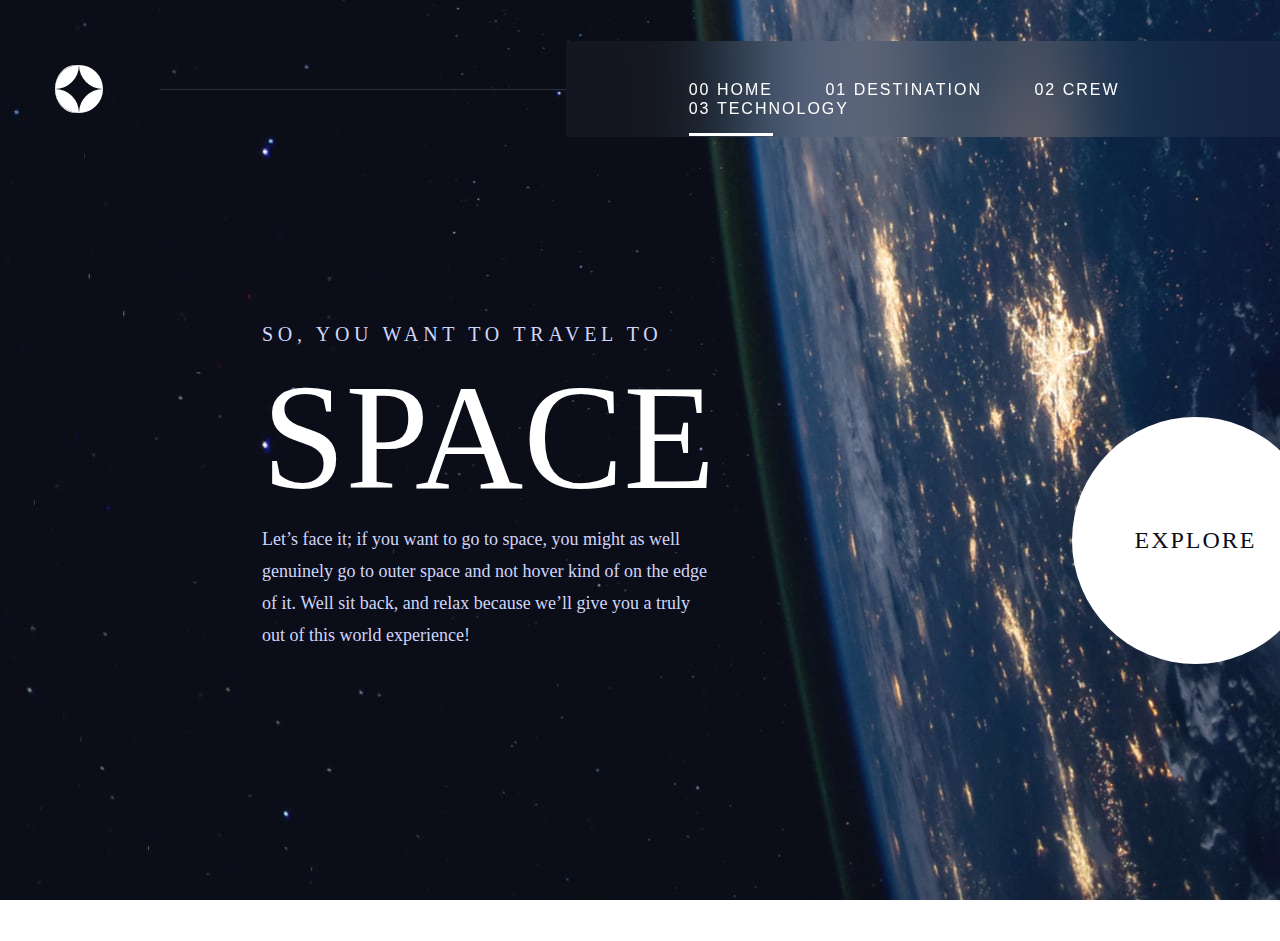
<file: index.html>
<!DOCTYPE html>
<html lang="en">
<head>
  <meta charset="UTF-8">
  <meta name="viewport" content="width=device-width, initial-scale=1.0">

  <link rel="icon" type="image/png" sizes="32x32" href="./assets/favicon-32x32.png">
    
  <title>Space Tourism</title>
  <link rel="stylesheet" href="assets/css/style.css">
  <link rel="preconnect" href="https://fonts.googleapis.com">
  <link rel="preconnect" href="https://fonts.gstatic.com" crossorigin>
  <link href="https://fonts.googleapis.com/css2?family=Inter:wght@300&display=swap" rel="stylesheet">
</head>
<body>
  <header>
    <div id="group-3">
      <div id="group-2">
          <div class="path">
            <div class="path1"></div>
            <div class="path2"></div>
            <div class="path3"></div>
            <div class="path4"></div>
          </div>
        </div>
      <hr>
      <div id="group-17">
        <ul class="nav">
          <li class="nav-item">
            <a class="nav-link under" href="index.html"><strong>00 </strong>HOME</a>
          </li>
          <li class="nav-item">
            <a class="nav-link" href="destination-moon.html"><strong>01 </strong>DESTINATION</a>
          </li>
          <li class="nav-item">
            <a class="nav-link" href="crew-commander.html"><strong>02 </strong>CREW</a>
          </li>
          <li class="nav-item">
            <a class="nav-link" href="technology-vehicle.html"><strong>03 </strong>TECHNOLOGY</a>
          </li>
        </ul>
      </div>      
    </div>
  </header>
  <main>
    <div id="group">
      <div id="content">
        <h3>SO, YOU WANT TO TRAVEL TO</h3>
        <h1>SPACE</h1>
        <p>Let’s face it; if you want to go to space, you might as well genuinely go to outer space and not hover kind of on the edge of it. Well sit back, and relax because we’ll give you a truly out of this world experience!</p>
      </div>
    </div>
    <div id="group-6">
      <div class="explore">
        <p>EXPLORE</p>
      </div>
    </div>
  </main>
</body>
</html>
</file>
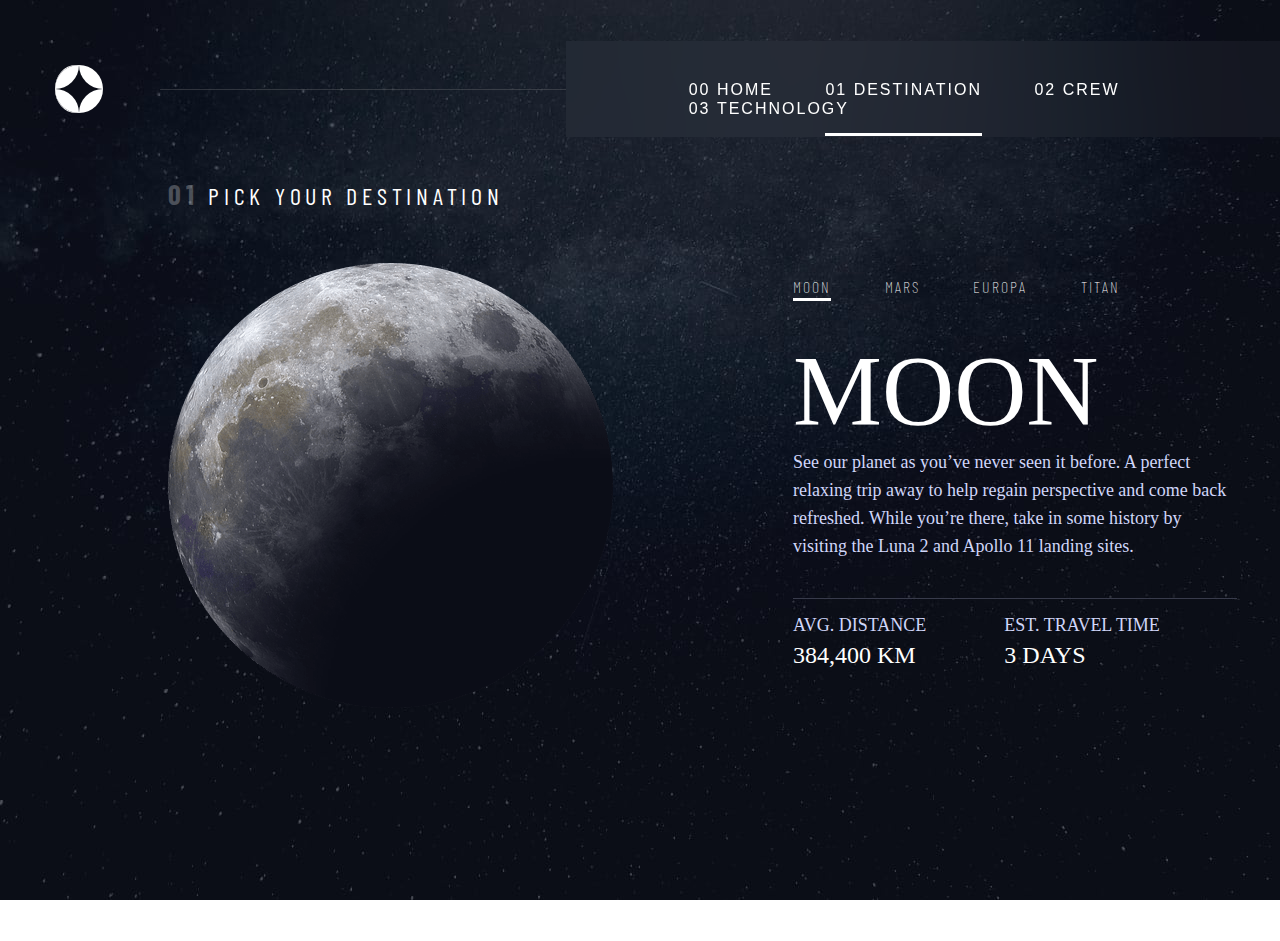
<file: crew-commander.html>
<!DOCTYPE html>
<html lang="en">
<head>
  <meta charset="UTF-8">
  <meta name="viewport" content="width=device-width, initial-scale=1.0">

  <link rel="icon" type="image/png" sizes="32x32" href="./assets/favicon-32x32.png">
    
  <title>Space Tourism</title>
  <link rel="stylesheet" href="assets/css/style.css">
  <link rel="stylesheet" href="assets/css/destination.css">
  <link rel="preconnect" href="https://fonts.googleapis.com">
  <link rel="preconnect" href="https://fonts.gstatic.com" crossorigin>
  <link href="https://fonts.googleapis.com/css2?family=Inter:wght@300&display=swap" rel="stylesheet">
  <link href="https://fonts.googleapis.com/css2?family=Barlow+Condensed:wght@300&family=Inter:wght@300&display=swap" rel="stylesheet">
</head>
<body>
  <header>
    <div id="group-3">
      <div id="group-2">
          <div class="path">
            <div class="path1"></div>
            <div class="path2"></div>
            <div class="path3"></div>
            <div class="path4"></div>
          </div>
        </div>
      <hr>
      <div id="group-17">
        <ul class="nav">
          <li class="nav-item">
            <a class="nav-link" href="index.html"><strong>00 </strong>HOME</a>
          </li>
          <li class="nav-item">
            <a class="nav-link under" href="destination-moon.html"><strong>01 </strong>DESTINATION</a>
          </li>
          <li class="nav-item">
            <a class="nav-link" href="crew-commander.html"><strong>02 </strong>CREW</a>
          </li>
          <li class="nav-item">
            <a class="nav-link" href="technology-vehicle.html"><strong>03 </strong>TECHNOLOGY</a>
          </li>
        </ul>
      </div>      
    </div>
  </header>
  <main>
    <div id="group">
      <div class="title">
        <h3><strong>01</strong> PICK YOUR DESTINATION</h3>
        <div class="title-img moon"></div>
      </div>
    </div>
    <div id="group-6">
      <div id="group-4">
        <ul class="nav">
          <li class="nav-item">
            <a class="nav-link under" href="destination-moon.html">MOON</a>
          </li>
          <li class="nav-item">
            <a class="nav-link" href="destination-mars.html">MARS</a>
          </li>
          <li class="nav-item">
            <a class="nav-link" href="destination-europa.html">EUROPA</a>
          </li>
          <li class="nav-item">
            <a class="nav-link" href="destination-titan.html">TITAN</a>
          </li>
        </ul>
      </div>
      <h2>MOON</h2>
      <p>
        See our planet as you’ve never seen it before. A perfect relaxing trip away to help regain perspective and come back refreshed. While you’re there, take in some history by visiting the Luna 2 and Apollo 11 landing sites.
      </p>
      <hr>  
      <div id="group-5">
        <div class="distance">
          <p>AVG. DISTANCE</p>
          <strong>384,400 KM</strong>
        </div>
        <div class="travel-time">
          <p>EST. TRAVEL TIME</p>
          <strong>3 DAYS</strong>
        </div>
      </div>
    </div>
  </main>
</body>
</html>
</file>
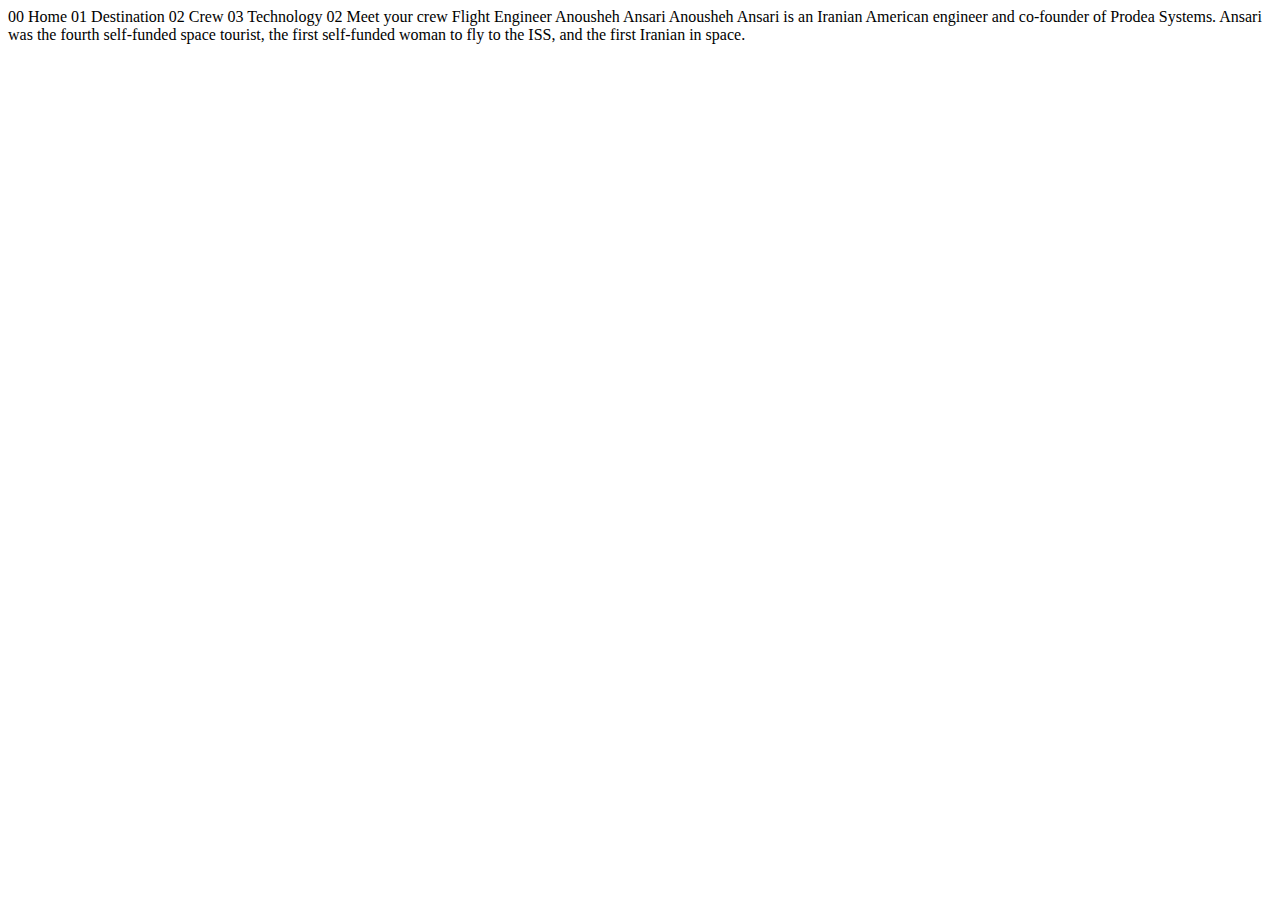
<file: crew-engineer.html>
<!DOCTYPE html>
<html lang="en">
<head>
  <meta charset="UTF-8">
  <meta name="viewport" content="width=device-width, initial-scale=1.0">

  <link rel="icon" type="image/png" sizes="32x32" href="./assets/favicon-32x32.png">
  
  <title>Frontend Mentor | Space tourism website</title>
</head>
<body>

  00 Home
  01 Destination
  02 Crew
  03 Technology

  02 Meet your crew

  Flight Engineer
  Anousheh Ansari

  Anousheh Ansari is an Iranian American engineer and co-founder of Prodea Systems. 
  Ansari was the fourth self-funded space tourist, the first self-funded woman to 
  fly to the ISS, and the first Iranian in space. 
</body>
</html>
</file>
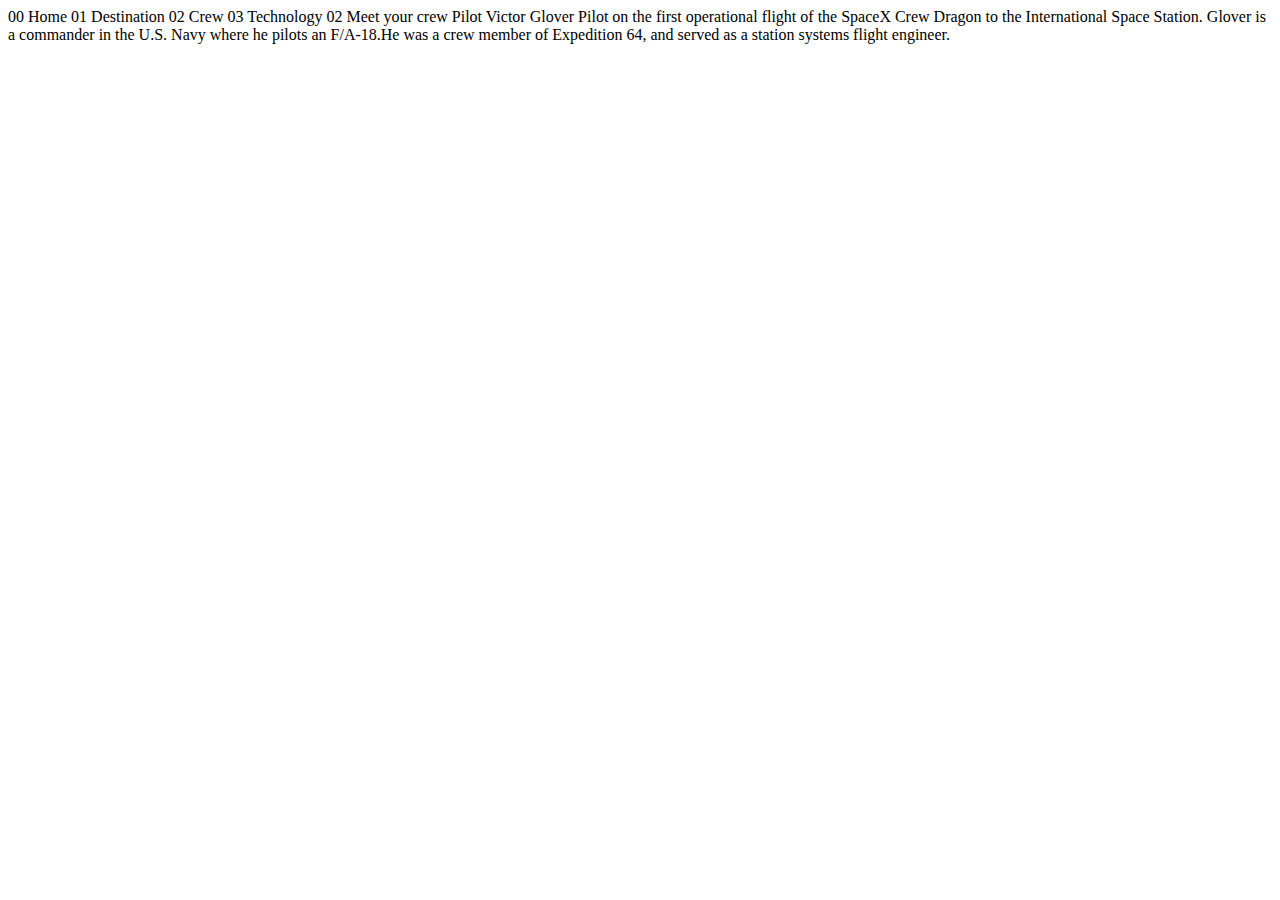
<file: crew-pilot.html>
<!DOCTYPE html>
<html lang="en">
<head>
  <meta charset="UTF-8">
  <meta name="viewport" content="width=device-width, initial-scale=1.0">

  <link rel="icon" type="image/png" sizes="32x32" href="./assets/favicon-32x32.png">
  
  <title>Frontend Mentor | Space tourism website</title>
</head>
<body>

  00 Home
  01 Destination
  02 Crew
  03 Technology

  02 Meet your crew

  Pilot
  Victor Glover

  Pilot on the first operational flight of the SpaceX Crew Dragon to the 
  International Space Station. Glover is a commander in the U.S. Navy where 
  he pilots an F/A-18.He was a crew member of Expedition 64, and served as a 
  station systems flight engineer. 
</body>
</html>
</file>
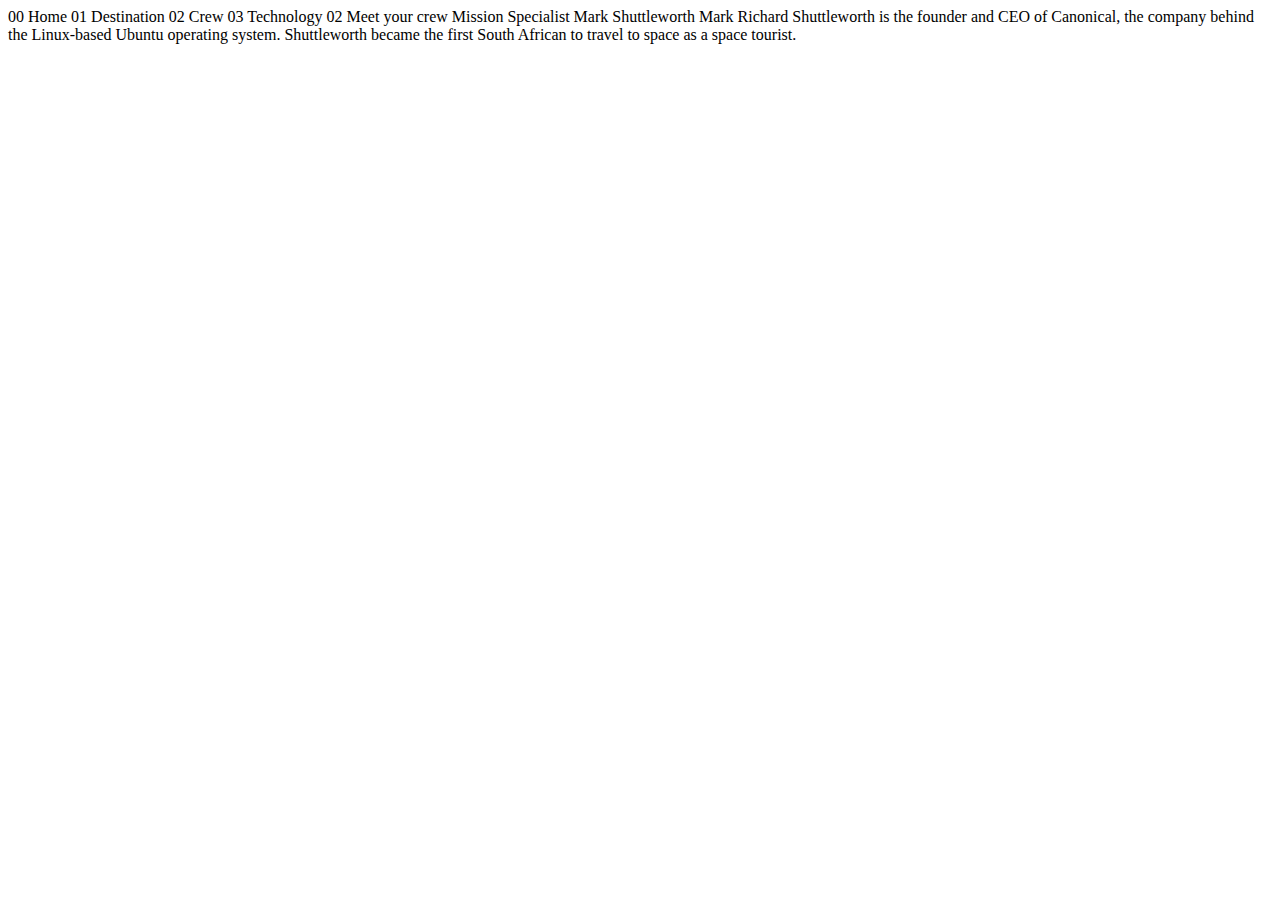
<file: crew-specialist.html>
<!DOCTYPE html>
<html lang="en">
<head>
  <meta charset="UTF-8">
  <meta name="viewport" content="width=device-width, initial-scale=1.0">

  <link rel="icon" type="image/png" sizes="32x32" href="./assets/favicon-32x32.png">
  
  <title>Frontend Mentor | Space tourism website</title>
</head>
<body>

  00 Home
  01 Destination
  02 Crew
  03 Technology

  02 Meet your crew

  Mission Specialist
  Mark Shuttleworth

  Mark Richard Shuttleworth is the founder and CEO of Canonical, the company behind 
  the Linux-based Ubuntu operating system. Shuttleworth became the first South 
  African to travel to space as a space tourist.
</body>
</html>
</file>
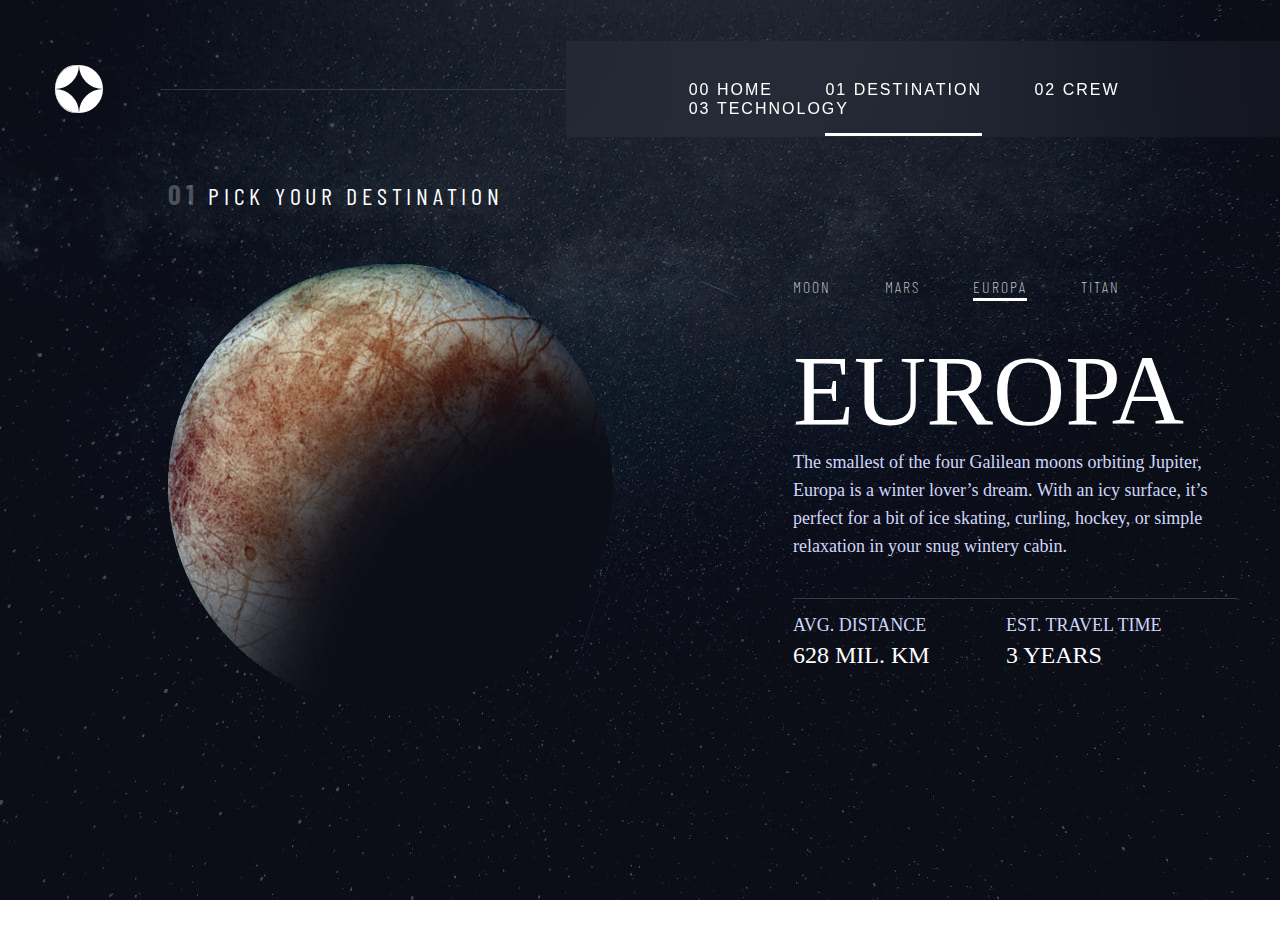
<file: destination-europa.html>
<!DOCTYPE html>
<html lang="en">
<head>
  <meta charset="UTF-8">
  <meta name="viewport" content="width=device-width, initial-scale=1.0">

  <link rel="icon" type="image/png" sizes="32x32" href="./assets/favicon-32x32.png">
    
  <title>Space Tourism</title>
  <link rel="stylesheet" href="assets/css/style.css">
  <link rel="stylesheet" href="assets/css/destination.css">
  <link rel="preconnect" href="https://fonts.googleapis.com">
  <link rel="preconnect" href="https://fonts.gstatic.com" crossorigin>
  <link href="https://fonts.googleapis.com/css2?family=Inter:wght@300&display=swap" rel="stylesheet">
  <link href="https://fonts.googleapis.com/css2?family=Barlow+Condensed:wght@300&family=Inter:wght@300&display=swap" rel="stylesheet">
</head>
<body>
  <header>
    <div id="group-3">
      <div id="group-2">
          <div class="path">
            <div class="path1"></div>
            <div class="path2"></div>
            <div class="path3"></div>
            <div class="path4"></div>
          </div>
        </div>
      <hr>
      <div id="group-17">
        <ul class="nav">
          <li class="nav-item">
            <a class="nav-link" href="index.html"><strong>00 </strong>HOME</a>
          </li>
          <li class="nav-item">
            <a class="nav-link under" href="destination-moon.html"><strong>01 </strong>DESTINATION</a>
          </li>
          <li class="nav-item">
            <a class="nav-link" href="crew-commander.html"><strong>02 </strong>CREW</a>
          </li>
          <li class="nav-item">
            <a class="nav-link" href="technology-vehicle.html"><strong>03 </strong>TECHNOLOGY</a>
          </li>
        </ul>
      </div>      
    </div>
  </header>
  <main>
    <div id="group">
      <div class="title">
        <h3><strong>01</strong> PICK YOUR DESTINATION</h3>
        <div class="title-img europa">
        </div>
      </div>
    </div>
    <div id="group-6">
      <div id="group-4">
        <ul class="nav">
          <li class="nav-item">
            <a class="nav-link" href="destination-moon.html">MOON</a>
          </li>
          <li class="nav-item">
            <a class="nav-link" href="destination-mars.html">MARS</a>
          </li>
          <li class="nav-item">
            <a class="nav-link under" href="destination-europa.html">EUROPA</a>
          </li>
          <li class="nav-item">
            <a class="nav-link" href="destination-titan.html">TITAN</a>
          </li>
        </ul>
      </div>
      <h2>EUROPA</h2>
      <p>
        The smallest of the four Galilean moons orbiting Jupiter, Europa is a winter lover’s dream. With an icy surface, it’s perfect for a bit of ice skating, curling, hockey, or simple relaxation in your snug wintery cabin.
      </p>
      <hr>  
      <div id="group-5">
        <div class="distance">
          <p>AVG. DISTANCE</p>
          <strong>628 MIL. km</strong>
        </div>
        <div class="travel-time">
          <p>EST. TRAVEL TIME</p>
          <strong>3 years</strong>
        </div>
      </div>
    </div>
  </main>
</body>
</html>
</file>
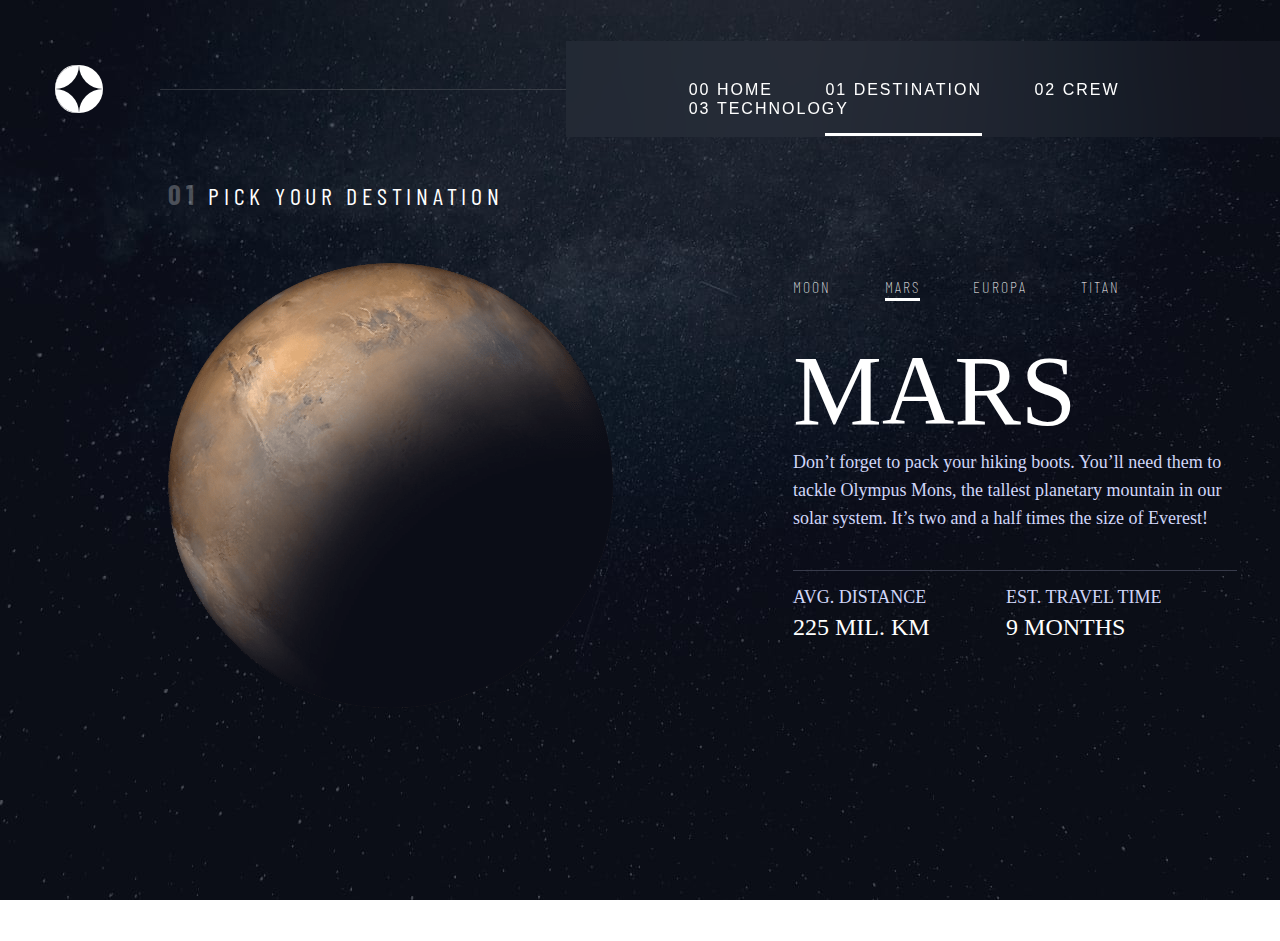
<file: destination-mars.html>
<!DOCTYPE html>
<html lang="en">
<head>
  <meta charset="UTF-8">
  <meta name="viewport" content="width=device-width, initial-scale=1.0">

  <link rel="icon" type="image/png" sizes="32x32" href="./assets/favicon-32x32.png">
    
  <title>Space Tourism</title>
  <link rel="stylesheet" href="assets/css/style.css">
  <link rel="stylesheet" href="assets/css/destination.css">
  <link rel="preconnect" href="https://fonts.googleapis.com">
  <link rel="preconnect" href="https://fonts.gstatic.com" crossorigin>
  <link href="https://fonts.googleapis.com/css2?family=Inter:wght@300&display=swap" rel="stylesheet">
  <link href="https://fonts.googleapis.com/css2?family=Barlow+Condensed:wght@300&family=Inter:wght@300&display=swap" rel="stylesheet">
</head>
<body>
  <header>
    <div id="group-3">
      <div id="group-2">
          <div class="path">
            <div class="path1"></div>
            <div class="path2"></div>
            <div class="path3"></div>
            <div class="path4"></div>
          </div>
        </div>
      <hr>
      <div id="group-17">
        <ul class="nav">
          <li class="nav-item">
            <a class="nav-link" href="index.html"><strong>00 </strong>HOME</a>
          </li>
          <li class="nav-item">
            <a class="nav-link under" href="destination-moon.html"><strong>01 </strong>DESTINATION</a>
          </li>
          <li class="nav-item">
            <a class="nav-link" href="crew-commander.html"><strong>02 </strong>CREW</a>
          </li>
          <li class="nav-item">
            <a class="nav-link" href="technology-vehicle.html"><strong>03 </strong>TECHNOLOGY</a>
          </li>
        </ul>
      </div>      
    </div>
  </header>
  <main>
    <div id="group">
      <div class="title">
        <h3><strong>01</strong> PICK YOUR DESTINATION</h3>
        <div class="title-img mars">
        </div>
      </div>
    </div>
    <div id="group-6">
      <div id="group-4">
        <ul class="nav">
          <li class="nav-item">
            <a class="nav-link" href="destination-moon.html">MOON</a>
          </li>
          <li class="nav-item">
            <a class="nav-link under" href="destination-mars.html">MARS</a>
          </li>
          <li class="nav-item">
            <a class="nav-link" href="destination-europa.html">EUROPA</a>
          </li>
          <li class="nav-item">
            <a class="nav-link" href="destination-titan.html">TITAN</a>
          </li>
        </ul>
      </div>
      <h2>MARS</h2>
      <p>
        Don’t forget to pack your hiking boots. You’ll need them to tackle Olympus Mons, the tallest planetary mountain in our solar system. It’s two and a half times the size of Everest!
      </p>
      <hr>  
      <div id="group-5">
        <div class="distance">
          <p>AVG. DISTANCE</p>
          <strong>225 MIL. km</strong>
        </div>
        <div class="travel-time">
          <p>EST. TRAVEL TIME</p>
          <strong>9 months</strong>
        </div>
      </div>
    </div>
  </main>
</body>
</html>
</file>
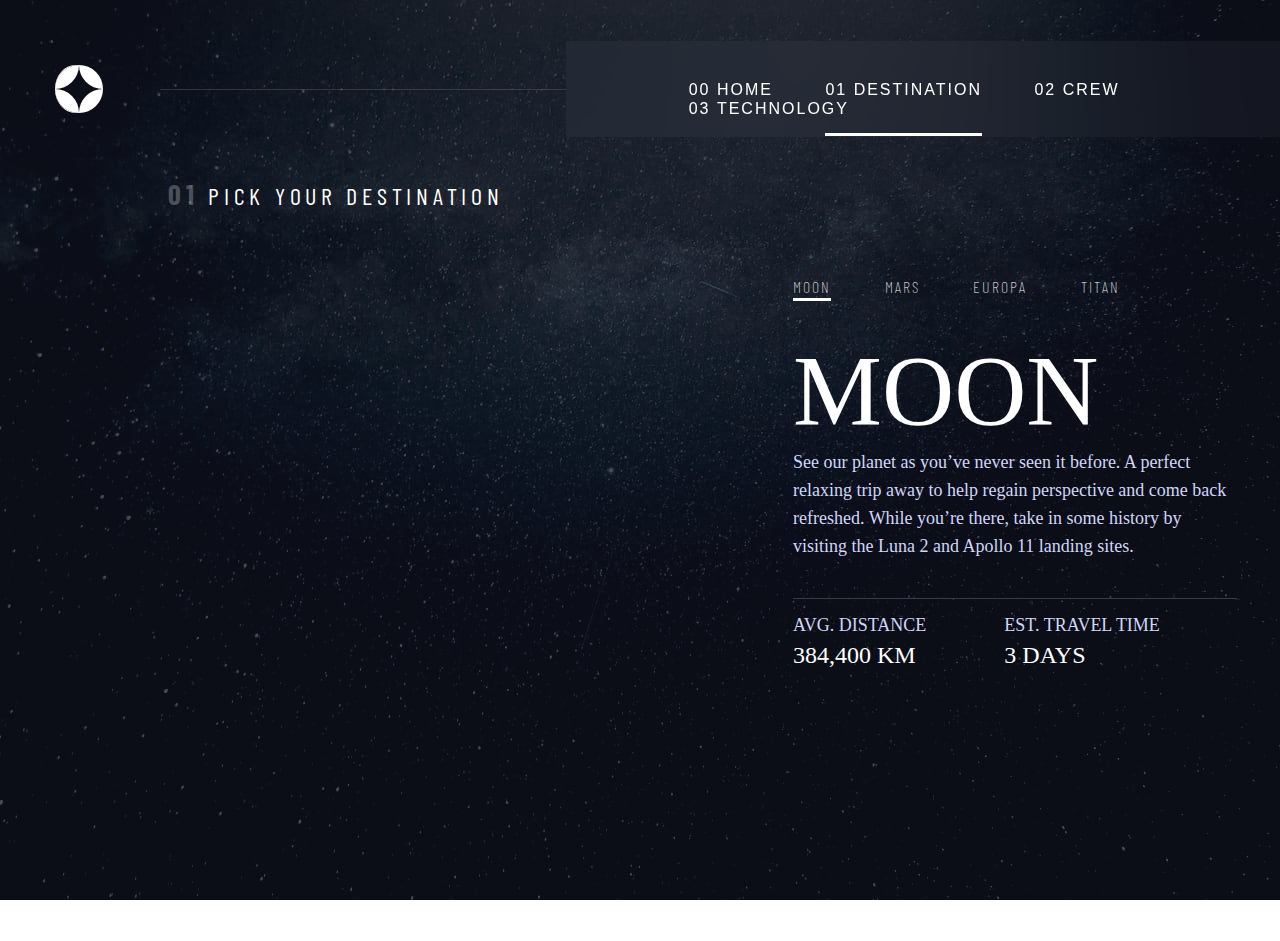
<file: destination-moon.html>
<!DOCTYPE html>
<html lang="en">
<head>
  <meta charset="UTF-8">
  <meta name="viewport" content="width=device-width, initial-scale=1.0">

  <link rel="icon" type="image/png" sizes="32x32" href="./assets/favicon-32x32.png">
    
  <title>Space Tourism</title>
  <link rel="stylesheet" href="assets/css/style.css">
  <link rel="stylesheet" href="assets/css/destination.css">
  <link rel="preconnect" href="https://fonts.googleapis.com">
  <link rel="preconnect" href="https://fonts.gstatic.com" crossorigin>
  <link href="https://fonts.googleapis.com/css2?family=Inter:wght@300&display=swap" rel="stylesheet">
  <link href="https://fonts.googleapis.com/css2?family=Barlow+Condensed:wght@300&family=Inter:wght@300&display=swap" rel="stylesheet">
</head>
<body>
  <header>
    <div id="group-3">
      <div id="group-2">
          <div class="path">
            <div class="path1"></div>
            <div class="path2"></div>
            <div class="path3"></div>
            <div class="path4"></div>
          </div>
        </div>
      <hr>
      <div id="group-17">
        <ul class="nav">
          <li class="nav-item">
            <a class="nav-link" href="index.html"><strong>00 </strong>HOME</a>
          </li>
          <li class="nav-item">
            <a class="nav-link under" href="destination.html"><strong>01 </strong>DESTINATION</a>
          </li>
          <li class="nav-item">
            <a class="nav-link" href="#"><strong>02 </strong>CREW</a>
          </li>
          <li class="nav-item">
            <a class="nav-link" href="#"><strong>03 </strong>TECHNOLOGY</a>
          </li>
        </ul>
      </div>      
    </div>
  </header>
  <main>
    <div id="group">
      <div class="title">
        <h3><strong>01</strong> PICK YOUR DESTINATION</h3>
        <div class="title-img"></div>
      </div>
    </div>
    <div id="group-6">
      <div id="group-4">
        <ul class="nav">
          <li class="nav-item">
            <a class="nav-link under" href="#">MOON</a>
          </li>
          <li class="nav-item">
            <a class="nav-link" href="#">MARS</a>
          </li>
          <li class="nav-item">
            <a class="nav-link" href="#">EUROPA</a>
          </li>
          <li class="nav-item">
            <a class="nav-link" href="#">TITAN</a>
          </li>
        </ul>
      </div>
      <h2>MOON</h2>
      <p>
        See our planet as you’ve never seen it before. A perfect relaxing trip away to help regain perspective and come back refreshed. While you’re there, take in some history by visiting the Luna 2 and Apollo 11 landing sites.
      </p>
      <hr>  
      <div id="group-5">
        <div class="distance">
          <p>AVG. DISTANCE</p>
          <strong>384,400 KM</strong>
        </div>
        <div class="travel-time">
          <p>EST. TRAVEL TIME</p>
          <strong>3 DAYS</strong>
        </div>
      </div>
    </div>
  </main>
</body>
</html>
</file>
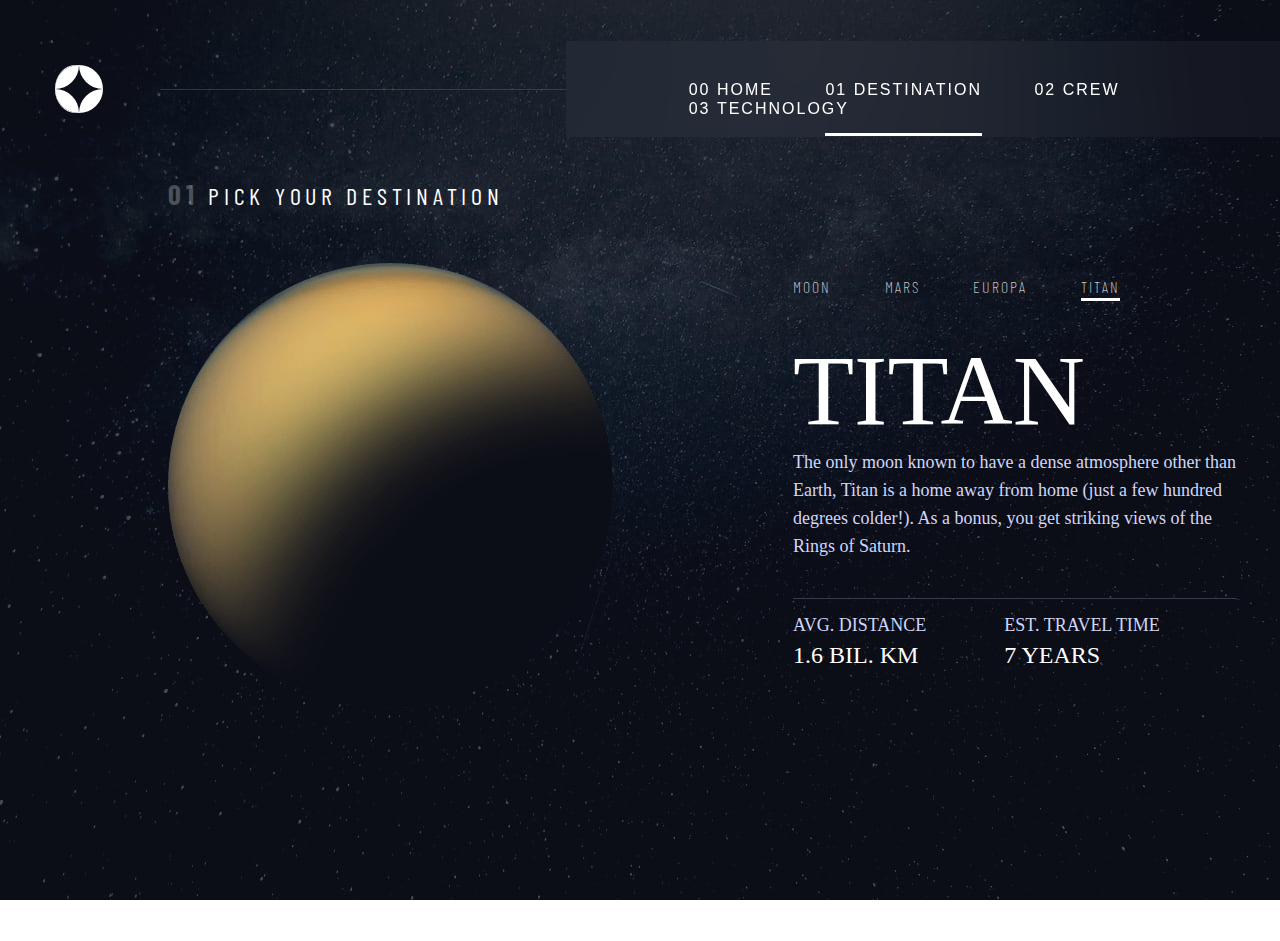
<file: destination-titan.html>
<!DOCTYPE html>
<html lang="en">
<head>
  <meta charset="UTF-8">
  <meta name="viewport" content="width=device-width, initial-scale=1.0">

  <link rel="icon" type="image/png" sizes="32x32" href="./assets/favicon-32x32.png">
    
  <title>Space Tourism</title>
  <link rel="stylesheet" href="assets/css/style.css">
  <link rel="stylesheet" href="assets/css/destination.css">
  <link rel="preconnect" href="https://fonts.googleapis.com">
  <link rel="preconnect" href="https://fonts.gstatic.com" crossorigin>
  <link href="https://fonts.googleapis.com/css2?family=Inter:wght@300&display=swap" rel="stylesheet">
  <link href="https://fonts.googleapis.com/css2?family=Barlow+Condensed:wght@300&family=Inter:wght@300&display=swap" rel="stylesheet">
</head>
<body>
  <header>
    <div id="group-3">
      <div id="group-2">
          <div class="path">
            <div class="path1"></div>
            <div class="path2"></div>
            <div class="path3"></div>
            <div class="path4"></div>
          </div>
        </div>
      <hr>
      <div id="group-17">
        <ul class="nav">
          <li class="nav-item">
            <a class="nav-link" href="index.html"><strong>00 </strong>HOME</a>
          </li>
          <li class="nav-item">
            <a class="nav-link under" href="destination-moon.html"><strong>01 </strong>DESTINATION</a>
          </li>
          <li class="nav-item">
            <a class="nav-link" href="crew-commander.html"><strong>02 </strong>CREW</a>
          </li>
          <li class="nav-item">
            <a class="nav-link" href="technology-vehicle.html"><strong>03 </strong>TECHNOLOGY</a>
          </li>
        </ul>
      </div>      
    </div>
  </header>
  <main>
    <div id="group">
      <div class="title">
        <h3><strong>01</strong> PICK YOUR DESTINATION</h3>
        <div class="title-img titan">
        </div>
      </div>
    </div>
    <div id="group-6">
      <div id="group-4">
        <ul class="nav">
          <li class="nav-item">
            <a class="nav-link" href="destination-moon.html">MOON</a>
          </li>
          <li class="nav-item">
            <a class="nav-link" href="destination-mars.html">MARS</a>
          </li>
          <li class="nav-item">
            <a class="nav-link" href="destination-europa.html">EUROPA</a>
          </li>
          <li class="nav-item">
            <a class="nav-link under" href="destination-titan.html">TITAN</a>
          </li>
        </ul>
      </div>
      <h2>TITAN</h2>
      <p>
        The only moon known to have a dense atmosphere other than Earth, Titan is a home away from home (just a few hundred degrees colder!). As a bonus, you get striking views of the Rings of Saturn.
      </p>
      <hr>  
      <div id="group-5">
        <div class="distance">
          <p>AVG. DISTANCE</p>
          <strong>1.6 BIL. km</strong>
        </div>
        <div class="travel-time">
          <p>EST. TRAVEL TIME</p>
          <strong>7 years</strong>
        </div>
      </div>
    </div>
  </main>
</body>
</html>
</file>
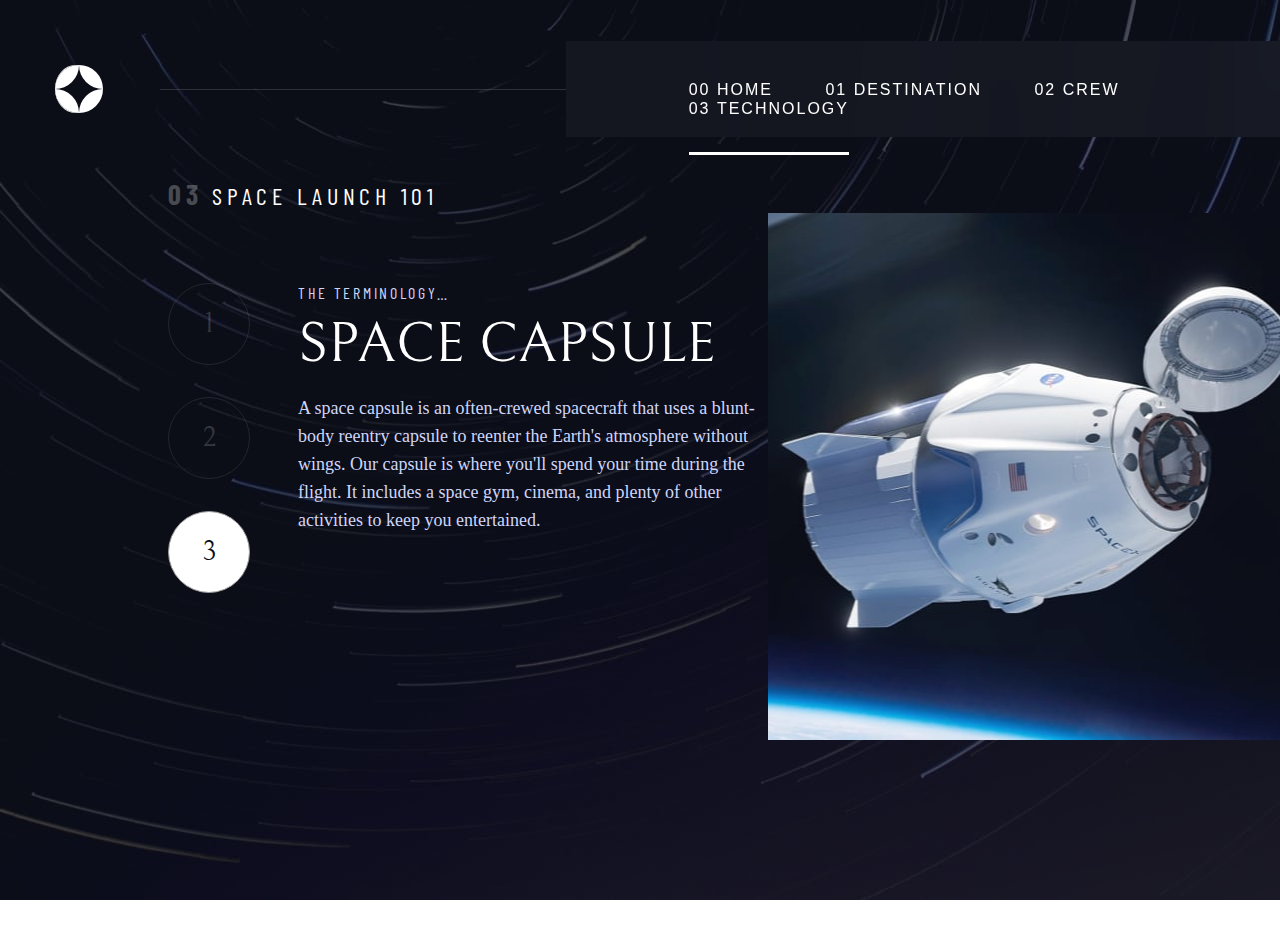
<file: technology-capsule.html>
<!DOCTYPE html>
<html lang="en">
<head>
  <meta charset="UTF-8">
  <meta name="viewport" content="width=device-width, initial-scale=1.0">

  <link rel="icon" type="image/png" sizes="32x32" href="./assets/favicon-32x32.png">
    
  <title>Space Tourism</title>
  <link rel="stylesheet" href="assets/css/style.css">
  <link rel="stylesheet" type="text/css" href="assets/css/technology.css">
  <link rel="preconnect" href="https://fonts.googleapis.com">
  <link rel="preconnect" href="https://fonts.gstatic.com" crossorigin>
  <link href="https://fonts.googleapis.com/css2?family=Inter:wght@300&display=swap" rel="stylesheet">
  <link href="https://fonts.googleapis.com/css2?family=Barlow+Condensed:wght@300&family=Bellefair&family=Inter:wght@300&display=swap" rel="stylesheet">
</head>
<body>
  <header>
    <div id="group-3">
      <div id="group-2">
          <div class="path">
            <div class="path1"></div>
            <div class="path2"></div>
            <div class="path3"></div>
            <div class="path4"></div>
          </div>
        </div>
      <hr>
      <div id="group-17">
        <ul class="nav">
          <li class="nav-item">
            <a class="nav-link" href="index.html"><strong>00 </strong>HOME</a>
          </li>
          <li class="nav-item">
            <a class="nav-link" href="destination-moon.html"><strong>01 </strong>DESTINATION</a>
          </li>
          <li class="nav-item">
            <a class="nav-link" href="crew-commander.html"><strong>02 </strong>CREW</a>
          </li>
          <li class="nav-item">
            <a class="nav-link under" href="technology-vehicle.html"><strong>03 </strong>TECHNOLOGY</a>
          </li>
        </ul>
      </div>      
    </div>
  </header>
  <main>
    <div id="group">
      <div class="title">
        <h3><strong>03</strong> SPACE LAUNCH 101</h3>
      </div>
      <div id="content-technology">
        <div class="nav-box">
          <a href="technology-vehicle.html" class="nav-link">1</a>
          <a href="technology-spaceport.html" class="nav-link">2</a>
          <a href="technology-capsule.html" class="nav-link nav-click">3</a>
        </div>
        <div class="content">
          <p class="sub-heading">THE TERMINOLOGY…</p>
          <h3>SPACE CAPSULE</h3>
          <p>A space capsule is an often-crewed spacecraft that uses a blunt-body reentry capsule to reenter the Earth's atmosphere without wings. Our capsule is where you'll spend your time during the flight. It includes a space gym, cinema, and plenty of other activities to keep you entertained.</p>
        </div>
      </div>
    </div>
    <div class="img img-capsule"></div>
  </main>
</body>
</html>
</file>
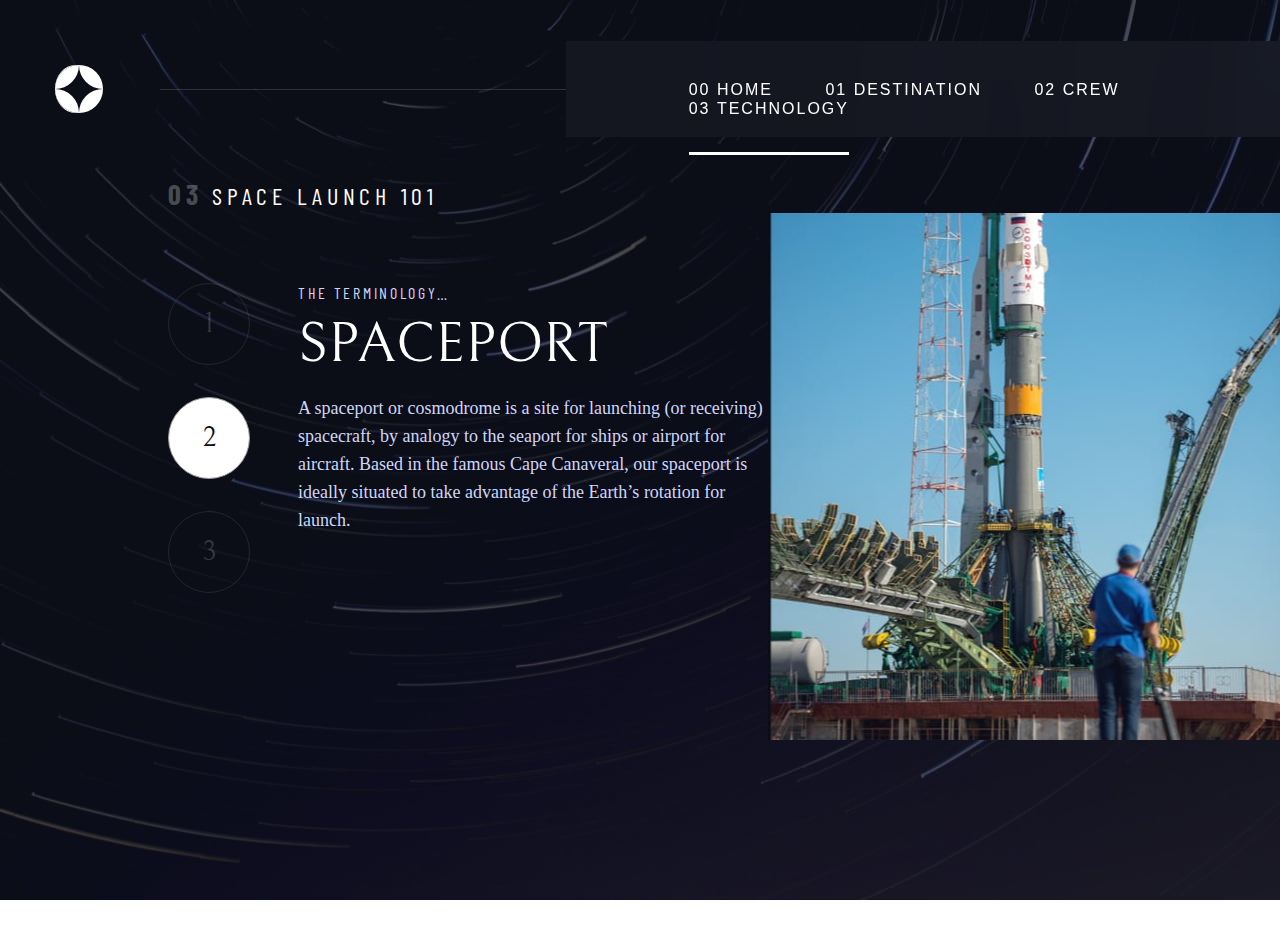
<file: technology-spaceport.html>
<!DOCTYPE html>
<html lang="en">
<head>
  <meta charset="UTF-8">
  <meta name="viewport" content="width=device-width, initial-scale=1.0">

  <link rel="icon" type="image/png" sizes="32x32" href="./assets/favicon-32x32.png">
    
  <title>Space Tourism</title>
  <link rel="stylesheet" href="assets/css/style.css">
  <link rel="stylesheet" type="text/css" href="assets/css/technology.css">
  <link rel="preconnect" href="https://fonts.googleapis.com">
  <link rel="preconnect" href="https://fonts.gstatic.com" crossorigin>
  <link href="https://fonts.googleapis.com/css2?family=Inter:wght@300&display=swap" rel="stylesheet">
  <link href="https://fonts.googleapis.com/css2?family=Barlow+Condensed:wght@300&family=Bellefair&family=Inter:wght@300&display=swap" rel="stylesheet">
</head>
<body>
  <header>
    <div id="group-3">
      <div id="group-2">
          <div class="path">
            <div class="path1"></div>
            <div class="path2"></div>
            <div class="path3"></div>
            <div class="path4"></div>
          </div>
        </div>
      <hr>
      <div id="group-17">
        <ul class="nav">
          <li class="nav-item">
            <a class="nav-link" href="index.html"><strong>00 </strong>HOME</a>
          </li>
          <li class="nav-item">
            <a class="nav-link" href="destination-moon.html"><strong>01 </strong>DESTINATION</a>
          </li>
          <li class="nav-item">
            <a class="nav-link" href="crew-commander.html"><strong>02 </strong>CREW</a>
          </li>
          <li class="nav-item">
            <a class="nav-link under" href="technology-vehicle.html"><strong>03 </strong>TECHNOLOGY</a>
          </li>
        </ul>
      </div>      
    </div>
  </header>
  <main>
    <div id="group">
      <div class="title">
        <h3><strong>03</strong> SPACE LAUNCH 101</h3>
      </div>
      <div id="content-technology">
        <div class="nav-box">
          <a href="technology-vehicle.html" class="nav-link">1</a>
          <a href="technology-spaceport.html" class="nav-link nav-click">2</a>
          <a href="technology-capsule.html" class="nav-link">3</a>
        </div>
        <div class="content">
          <p class="sub-heading">THE TERMINOLOGY…</p>
          <h3>SPACEPORT</h3>
          <p>A spaceport or cosmodrome is a site for launching (or receiving) spacecraft, by analogy to the seaport for ships or airport for aircraft. Based in the famous Cape Canaveral, our spaceport is ideally situated to take advantage of the Earth’s rotation for launch.</p>
        </div>
      </div>
    </div>
    <div class="img img-spaceport"></div>
  </main>
</body>
</html>
</file>
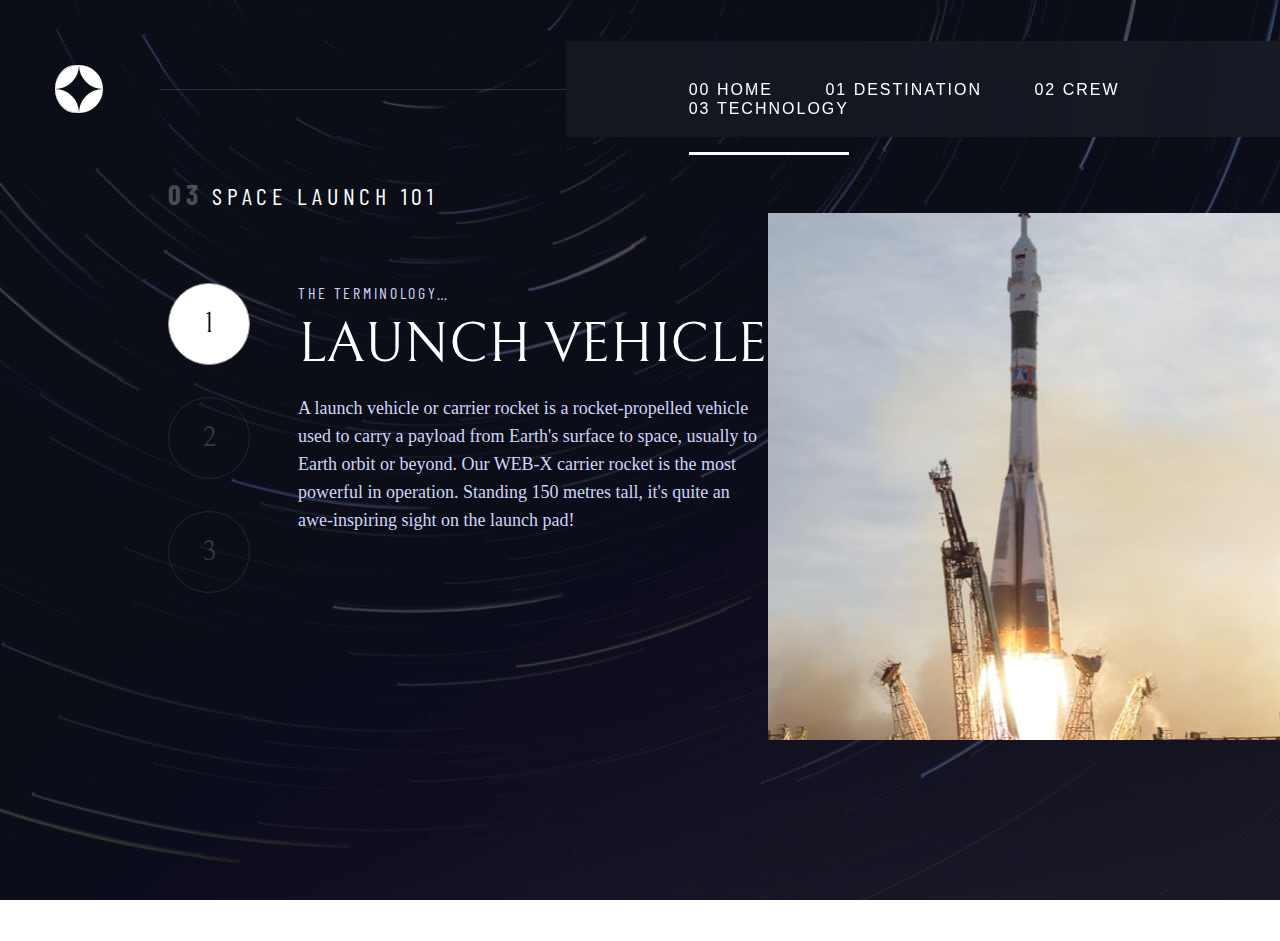
<file: technology-vehicle.html>
<!DOCTYPE html>
<html lang="en">
<head>
  <meta charset="UTF-8">
  <meta name="viewport" content="width=device-width, initial-scale=1.0">

  <link rel="icon" type="image/png" sizes="32x32" href="./assets/favicon-32x32.png">
    
  <title>Space Tourism</title>
  <link rel="stylesheet" href="assets/css/style.css">
  <link rel="stylesheet" type="text/css" href="assets/css/technology.css">
  <link rel="preconnect" href="https://fonts.googleapis.com">
  <link rel="preconnect" href="https://fonts.gstatic.com" crossorigin>
  <link href="https://fonts.googleapis.com/css2?family=Inter:wght@300&display=swap" rel="stylesheet">
  <link href="https://fonts.googleapis.com/css2?family=Barlow+Condensed:wght@300&family=Bellefair&family=Inter:wght@300&display=swap" rel="stylesheet">
</head>
<body>
  <header>
    <div id="group-3">
      <div id="group-2">
          <div class="path">
            <div class="path1"></div>
            <div class="path2"></div>
            <div class="path3"></div>
            <div class="path4"></div>
          </div>
        </div>
      <hr>
      <div id="group-17">
        <ul class="nav">
          <li class="nav-item">
            <a class="nav-link" href="index.html"><strong>00 </strong>HOME</a>
          </li>
          <li class="nav-item">
            <a class="nav-link" href="destination-moon.html"><strong>01 </strong>DESTINATION</a>
          </li>
          <li class="nav-item">
            <a class="nav-link" href="crew-commander.html"><strong>02 </strong>CREW</a>
          </li>
          <li class="nav-item">
            <a class="nav-link under" href="technology-vehicle.html"><strong>03 </strong>TECHNOLOGY</a>
          </li>
        </ul>
      </div>      
    </div>
  </header>
  <main>
    <div id="group">
      <div class="title">
        <h3><strong>03</strong> SPACE LAUNCH 101</h3>
      </div>
      <div id="content-technology">
        <div class="nav-box">
          <a href="technology-vehicle.html" class="nav-link nav-click">1</a>
          <a href="technology-spaceport.html" class="nav-link">2</a>
          <a href="technology-capsule.html" class="nav-link">3</a>
        </div>
        <div class="content">
          <p class="sub-heading">THE TERMINOLOGY…</p>
          <h3>LAUNCH VEHICLE</h3>
          <p>A launch vehicle or carrier rocket is a rocket-propelled vehicle used to carry a payload from Earth's surface to space, usually to Earth orbit or beyond. Our WEB-X carrier rocket is the most powerful in operation. Standing 150 metres tall, it's quite an awe-inspiring sight on the launch pad!</p>
        </div>
      </div>
    </div>
    <div class="img img-vehicle"></div>
  </main>
</body>
</html>
</file>
<file: assets/css/style.css>
* {
	margin: 0;
	padding: 0;
	border: 0;
	font-size: 100%;
}

html, body {
	height: 100%;
	font-family: 'Roboto', sans-serif;
}

body {
	background-image: url('../home/background-home-desktop.jpg');
	height: 100%;
	background-position: center;
	background-repeat: 	no-repeat;
	background-size: cover;
}

#group-3 {
	display: flex;
	justify-content: space-between;
	margin-top: 41px;
	margin-left: 55px;
/*	width: 100%;*/
	height: 96px;
}

#group-2 {
	margin-top: 24px;
	width: 48px;
	height: 48px;
	border-radius: 50%;
	background-color: white;
}

.path1, .path2, .path3, .path4 {
	position: absolute;
	width: 48px;
	height: 48px;
	background-color: white;
	border-radius: 50%;
}

.path {
	position: absolute;
	width: 48px;
	height: 48px;
	border-radius: 50%;
	background-color: #0B0D17;
	overflow: hidden;
}

.path1 {
	transform: translate(-24px, -24px);
}

.path2 {
	transform: translate(24px, -24px);
}

.path3 {
    transform: translate(-24px, 24px);
}

.path4 {
    transform: translate(24px, 24px);
}

#group-3 hr {
	border-top: 1px solid #979797;
	width: 471px;
	min-width: 80px;
	height: 0px;
	margin-top: 48px;
	margin-left: 64px;
	opacity: 25.15%;
}

#group-17 {
	width: 830px;
	height: 96px;
	background: rgba(255, 255, 255, 0.04);
	backdrop-filter: blur(40.7742px);
}

#group-17 .nav {
	position: absolute;
/*	width: 542px;*/
	height: 19px;
	margin-top: 39px;
	margin-left: 123px;
}

.nav .nav-item {
	display: inline-block;
	list-style: none;
}

.nav-item:first-child, .nav-item:nth-child(2), .nav-item:nth-child(3) {
	padding-right: 48px;
} 


.nav .nav-item .nav-link {
	text-decoration: none;
	line-height: 19px;
	color: #FFFFFF;
	font-weight: lighter;
	letter-spacing: 2px;
}

.nav .nav-item .nav-link:hover, .under:active {
	color: #ddf;
	border-bottom: 3px solid #999;
	padding-bottom: 35px;
}

.under {
	border-bottom: 3px solid #FFFFFF;
	padding-bottom: 35px;
}

main {
	display: flex;
}

#group {
/*	flex: 50%;*/
	margin-left: 168px;
	color: #FFFFFF;
	text-align: left;
}

#content {
	width: 450px;
	margin-left: 94px;
	margin-top: 180px;
}

#content h3 {
	font-family: 'Barlow Condensed';
	font-style: normal;
	font-weight: 400;
	font-size: 20px;
	line-height: 34px;
	letter-spacing: 4.725px;
	color: #D0D6F9;
}

#content h1 {
	font-family: 'Bellefair';
	font-style: normal;
	font-weight: 400;
	font-size: 150px;
	line-height: 172px;
}

#content p {
	font-family: 'Barlow';
	font-style: normal;
	font-weight: 400;
	font-size: 18px;
	line-height: 32px;
	color: #D0D6F9;
}

#group-6 {
/*	flex: 50%;*/
	color: #FFFFFF;
}

.explore {
	margin-top: 280px;
    margin-left: 360px;
	display: flex;
	justify-content: center;
	align-items: center;
	width: 247px;
	height: 247px;
	border-radius: 50%;
	background-color: #FFFFFF;
}

.explore p {
	font-family: 'Bellefair';
	font-style: normal;
	font-weight: 400;
	font-size: 24px;
	line-height: 37px;
	/* identical to box height */
	letter-spacing: 2px;
	color: #0B0D17;
}

/* crew, destination, technology */
.title h3 {
	margin-top: 40px;
	text-align: left;
	font-family: 'Barlow Condensed';
	font-style: normal;
	font-weight: 400;
	font-size: 24px;
	line-height: 34px;
	letter-spacing: 4.725px;
	text-transform: uppercase;
	color: #FFFFFF;
}

.title strong {
	font-family: 'Barlow Condensed';
	font-style: normal;
	font-weight: 700;
	font-size: 28px;
	line-height: 34px;
	letter-spacing: 4.725px;
	mix-blend-mode: normal;
	opacity: 0.25;
}
</file>
<file: assets/css/destination.css>
body {
	background-image: url('../destination/background-destination-desktop.jpg');
	height: 100%;
	background-position: center;
	background-repeat: 	no-repeat;
	background-size: cover;
}

.moon {
	background-image: url('../destination/image-moon.png');
}

.mars {
	background-image: url('../destination/image-mars.png');
}

.titan {
	background-image: url('../destination/image-titan.png');
}

.europa {
	background-image: url('../destination/image-europa.png');
}

.title-img {
	margin-top: 50px;
	width: 445px;
	height: 445px;
	background-position: center;
	background-repeat: 	no-repeat;
	background-size: cover;
}

#group-6 {
	margin-top: 140px;
	margin-left: 180px;
}

#group-4 {
	font-family: 'Barlow Condensed';
	font-style: normal;
	font-weight: 400;
	font-size: 16px;
	line-height: 19px;
	letter-spacing: 2.7px;
	color: #D0D6F9;
}

#group-4 .nav .nav-item .nav-link:hover, .under:active {
	color: #ddf;
	border-bottom: 3px solid #999;
	padding-bottom: 2px;
}

#group-4 .under {
	padding-bottom: 2px;
}

#group-6 h2 {
	margin-top: 37px;
	font-family: 'Bellefair';
	font-style: normal;
	font-weight: 400;
	font-size: 100px;
	line-height: 115px;
	color: #FFFFFF;
}

#group-6 p {
	width: 445px;
	font-family: 'Barlow';
	font-style: normal;
	font-weight: 400;
	font-size: 18px;
	line-height: 28px;
	color: #D0D6F9;
}

#group-6 hr {
	margin-top: 38px;
	margin-bottom: 12px;
	border-bottom: 1px solid #383B4B;
	width: 444px;
}

#group-5 p {
	width: auto;
	text-transform: uppercase;
}

#group-5 {
	width: 445px;
	display: inline-grid;
	grid-template-columns: auto auto;
}

#group-5 strong {
	font-family: 'Bellefair';
	font-style: normal;
	font-weight: 200;
	font-size: 24px;
	line-height: 32px;
	text-transform: uppercase;
	color: #FFFFFF;
}
</file>
<file: assets/css/technology.css>
body {
	background-image: url('../technology/background-technology-desktop.jpg');
	height: 100%;
	background-position: center;
	background-repeat: 	no-repeat;
	background-size: cover;
}

main {
	display: flex;
	justify-content: space-between;
}

#content-technology {
	display: flex;
}

#content-technology .nav-box {
	display: flex;
	flex-direction: column;
	margin-top: 70px;
}

#content-technology .nav-box .nav-link {
	text-decoration: none;
	width: 80px;
	height: 80px;
	border: 1px solid #999;
	border-radius: 50%;
	margin-right: 24px;
	margin-bottom: 32px;
	mix-blend-mode: normal;
	opacity: 0.17;
	text-align: center;
	line-height: 80px;
	font-family: 'Bellefair';
	font-size: 28px;
	color: #FFFFFF;
}

#content-technology .nav-box .nav-link:hover {
	background: #FFFFFF;
	mix-blend-mode: normal;
	opacity: 0.5;
	color: #0B0D17;
}

#content-technology .nav-box .nav-click {
	background: #FFFFFF;
	opacity: 1;
	color: #0B0D17;
}

#content-technology .content {
	width: 470px;
	margin-top: 70px;
	margin-left: 24px;
}

#content-technology p {
	font-family: 'Barlow';
	font-style: normal;
	font-weight: 400;
	font-size: 18px;
	line-height: 28px;
	color: #D0D6F9;
}

#content-technology .sub-heading {
	font-family: 'Barlow Condensed';
	font-style: normal;
	font-weight: 400;
	font-size: 16px;
	line-height: 19px;
	letter-spacing: 2.7px;
	color: #D0D6F9;
}

#content-technology h3 {
	font-family: 'Bellefair';
	font-style: normal;
	font-weight: 400;
	font-size: 56px;
	line-height: 64px;
	color: #FFFFFF;
	margin-top: 11px;
	margin-bottom: 17px;
}

.img-vehicle {
	background-image: url('../technology/image-launch-vehicle-portrait.jpg');
}

.img-spaceport {
	background-image: url('../technology/image-spaceport-portrait.jpg');
}

.img-capsule {
	background-image: url('../technology/image-space-capsule-portrait.jpg');
}

main .img {
	margin-top: 76px;
	width: 515px;
	height: 527px;
	background-position: center;
	background-repeat: 	no-repeat;
	background-size: cover;
}
</file>
